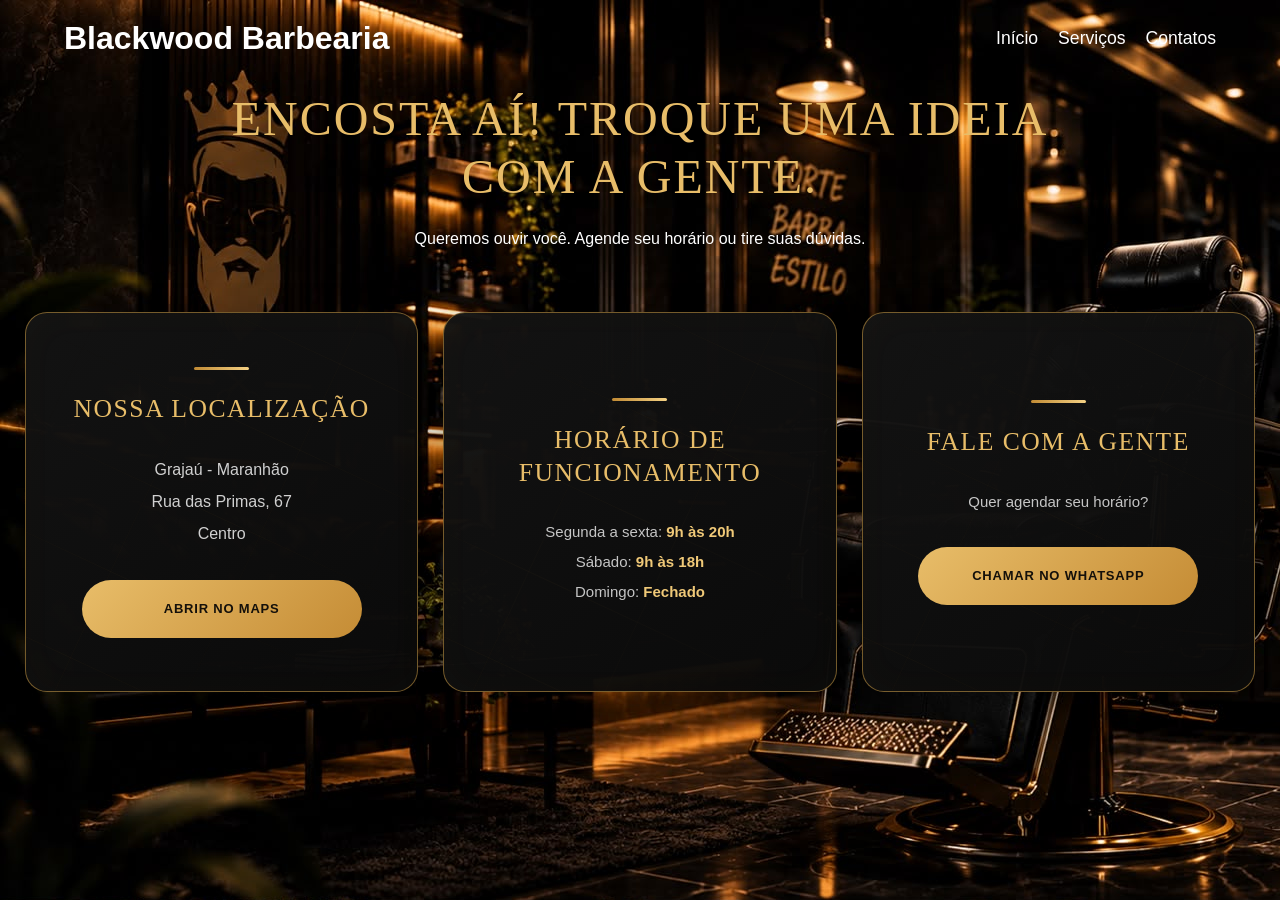
<file: contatos.html>
<!DOCTYPE html>
<html lang="pt-BR">

<head>
    <meta charset="UTF-8">
    <meta name="viewport" content="width=device-width, initial-scale=1.0">

    <title>Contato | Encosta Aí</title>

    <link rel="stylesheet" href="contatos.css">
</head>
<body>
    
    <header>
        <div class="logo">
            <h1> <span>Blackwood</span> Barbearia</h1>
        </div>
        <nav>
            <ul>
                <li><a href="inicio.html">Início</a></li>
                <li><a href="servicos.html">Serviços</a></li>
                <li><a href="contatos.html">Contatos</a></li>
            </ul>
        </nav>
    </header>


    <main>
        <section class="contato">
            <h1>ENCOSTA AÍ! TROQUE UMA IDEIA COM A GENTE.</h1>
            <p class="subtitulo">
                Queremos ouvir você. Agende seu horário ou tire suas dúvidas.
            </p>
            <div class="contato-container">
                <div class="card">
                    <h2>NOSSA LOCALIZAÇÃO</h2>
                    <p>
                        Grajaú - Maranhão<br>
                        Rua das Primas, 67<br>
                        Centro
                    </p>
                    <a 
                        href="https://maps.app.goo.gl/28xgx6stRMk6wkVq6"
                        target="_blank"
                        class="botao">
                        ABRIR NO MAPS
                    </a>
                </div>
                <div class="card">
                    <h2>HORÁRIO DE FUNCIONAMENTO</h2>
                    <p>Segunda a sexta: <strong>9h às 20h</strong></p>
                    <p>Sábado: <strong>9h às 18h</strong></p>
                    <p>Domingo: <strong>Fechado</strong></p>
                </div>
                <div class="card">
                    <h2>FALE COM A GENTE</h2>
                    <p>
                        Quer agendar seu horário?
                    </p>
                    <a href="(99 99999-9999)" class="botao whatsapp">
                        CHAMAR NO WHATSAPP
                    </a>
                </div>
            </div>
        </section>
    </main>
</body>

</html>
</file>
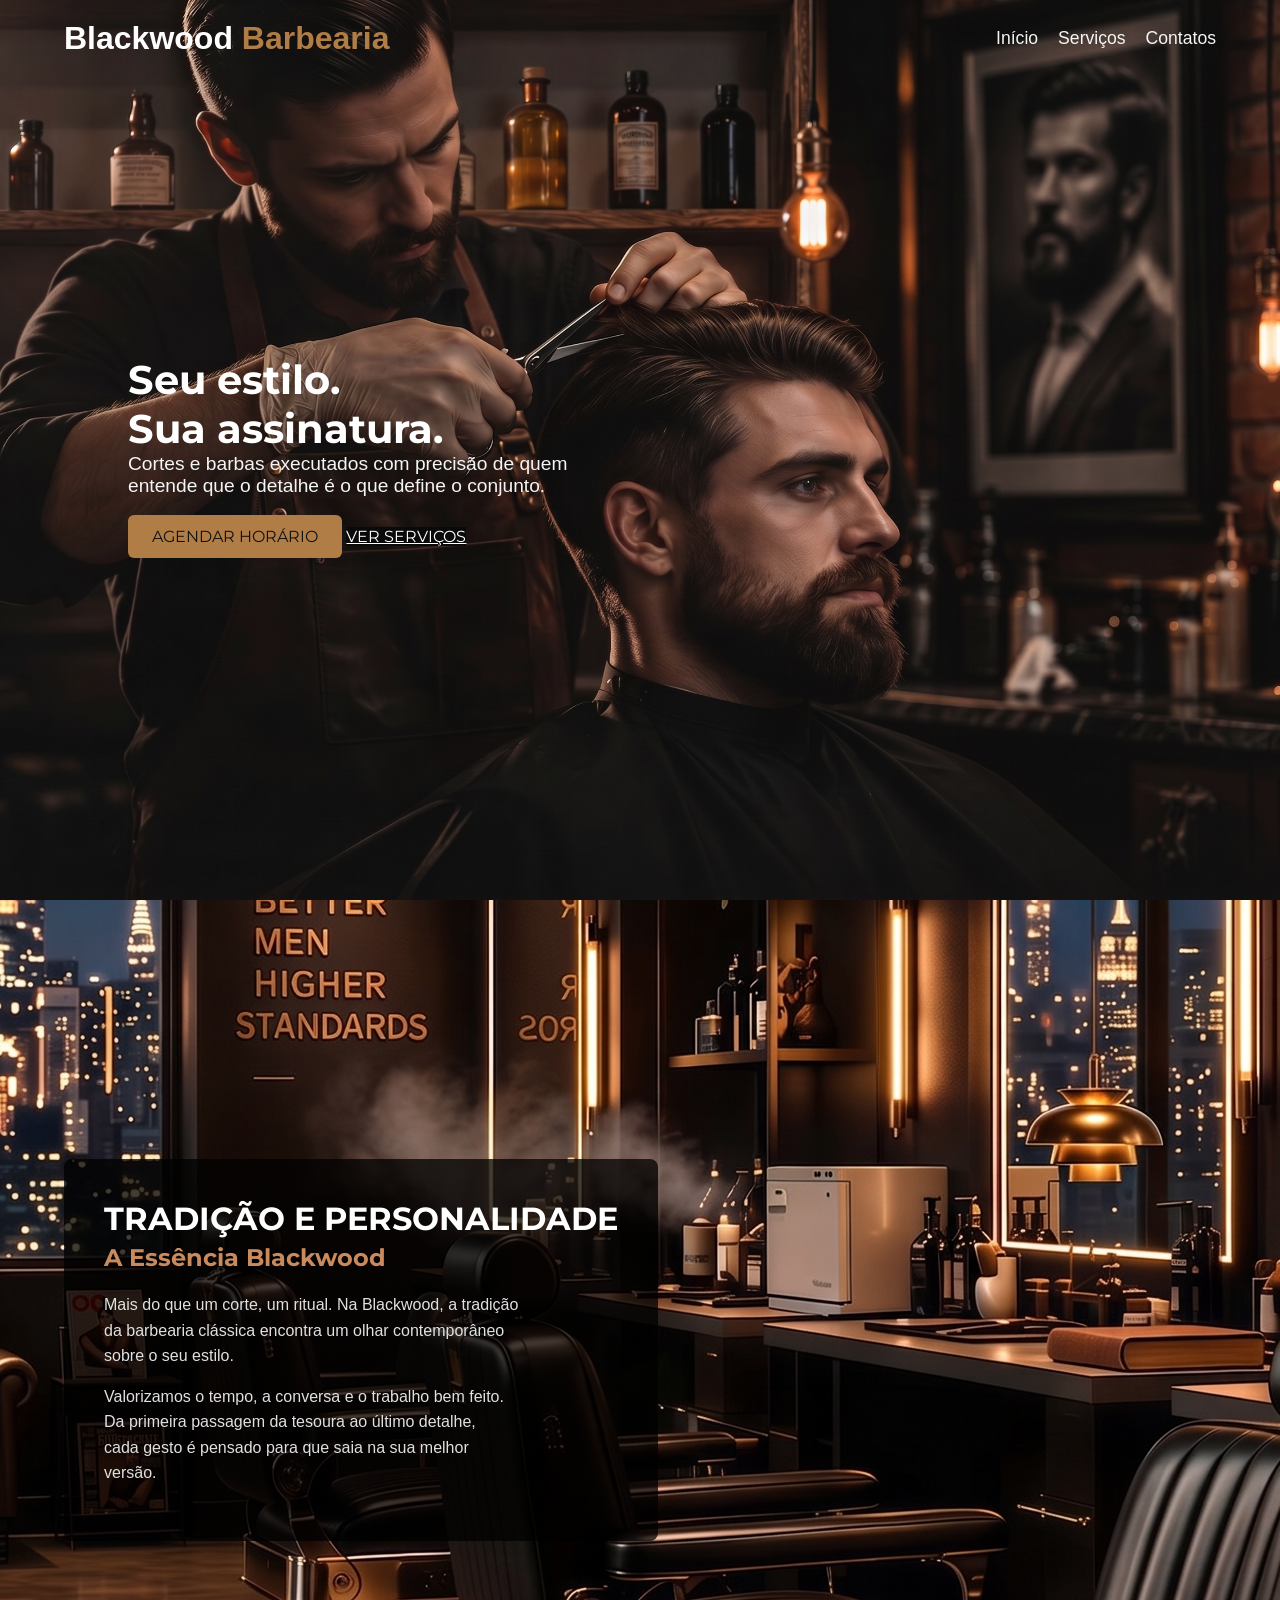
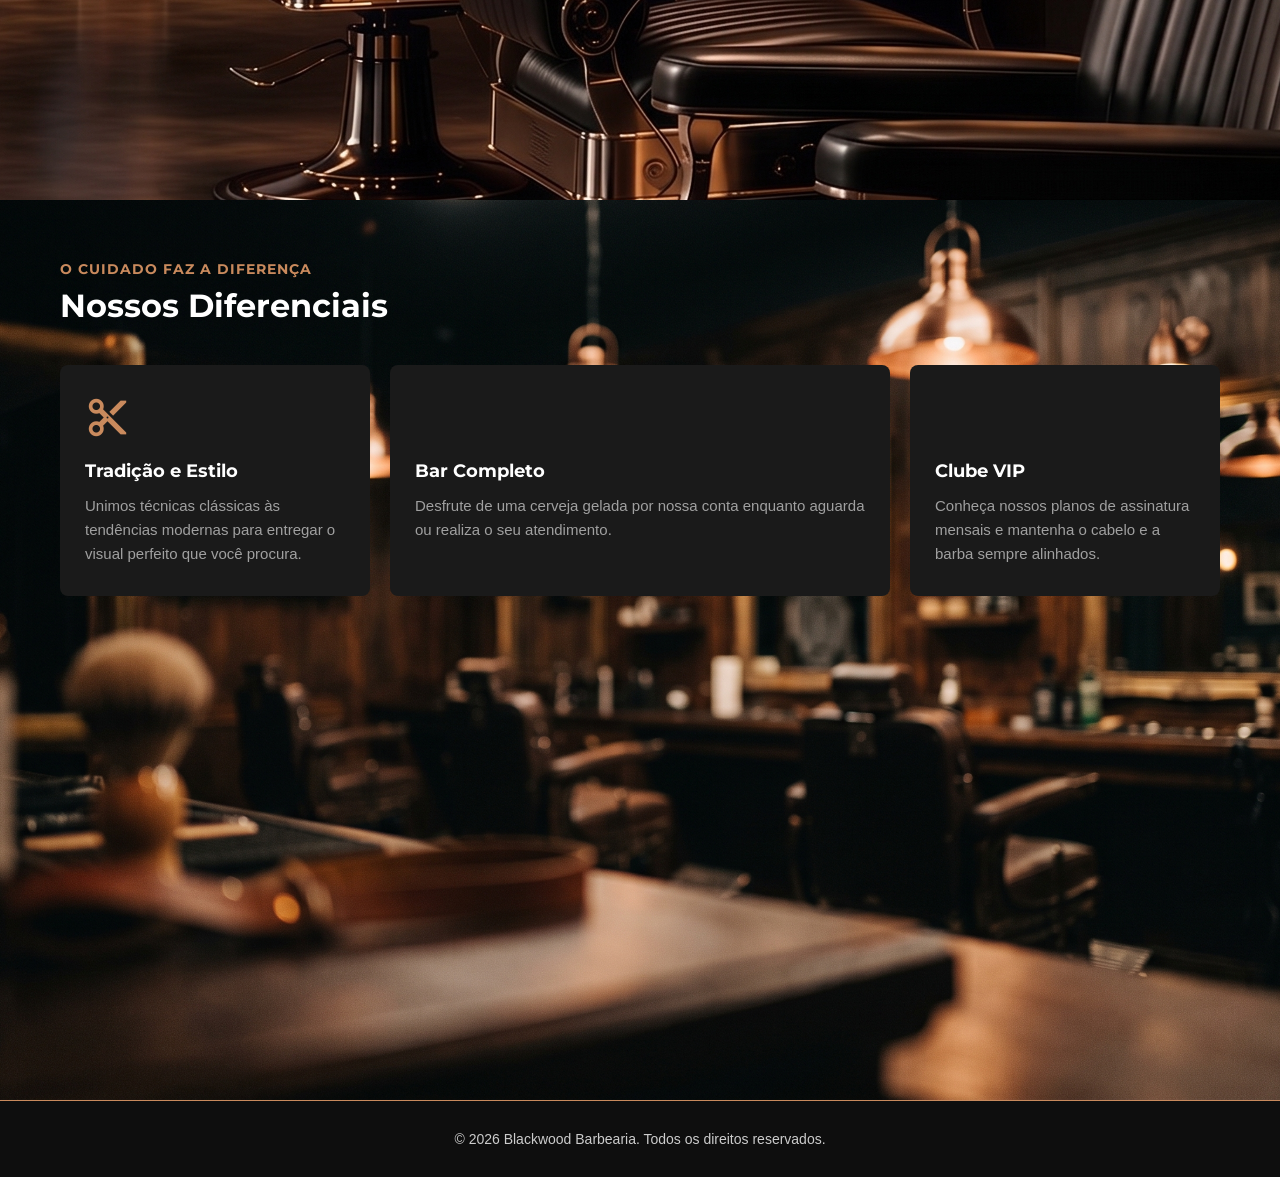
<file: inicio.html>
<!DOCTYPE html>
<html lang="pt-BR">

<head>
    <meta charset="UTF-8">
    <meta name="viewport" content="width=device-width, initial-scale=1.0">
    <title>Barbearia - Inicio</title>
    <link rel="stylesheet" href="inicio.css">
    <link href="https://fonts.googleapis.com/icon?family=Material+Icons" rel="stylesheet">
    <link rel="preconnect" href="https://fonts.googleapis.com">
    <link rel="preconnect" href="https://fonts.gstatic.com" crossorigin>
    <link
        href="https://fonts.googleapis.com/css2?family=Montserrat:wght@400;700&family=Roboto:wght@300;400&display=swap"
        rel="stylesheet">
</head>

<body>

    <header>
        <div class="logo">
            <h1> <span>Blackwood</span> Barbearia</h1>
        </div>
        <nav>
            <ul>
                <li><a href="inicio.html">Início</a></li>
                <li><a href="servicos.html">Serviços</a></li>
                <li><a href="contatos.html">Contatos</a></li>
            </ul>
        </nav>
    </header>

    <main>

        <section class="Parte1">
            <h2>Seu estilo.</h2>
            <h2>Sua assinatura.</h2>
            <p>Cortes e barbas executados com precisão de quem<br> entende que o detalhe é o que define o conjunto. </p>
            <div class="Botões">
                <a href="contatos.html" class="btn">AGENDAR HORÁRIO</a>
                <a href="servicos.html" class="btn2">VER SERVIÇOS</a>
            </div>
        </section>

        <section class="Parte2">
            <div class="textos">
                <h1>TRADIÇÃO E PERSONALIDADE</h1>
                <h2>A Essência Blackwood</h2>
                <p>Mais do que um corte, um ritual. Na Blackwood, a tradição<br>da barbearia clássica encontra um olhar
                    contemporâneo<br>sobre o seu estilo.</p>
                <p>Valorizamos o tempo, a conversa e o trabalho bem feito.<br>Da primeira passagem da tesoura ao último
                    detalhe,<br>cada gesto é pensado para que saia na sua melhor <br>versão.</p>
            </div>
        </section>

        <section class="Parte3">

            <div class="container-section">

                <div class="texto">
                    <h1>O CUIDADO FAZ A DIFERENÇA</h1>
                    <h2>Nossos Diferenciais</h2>
                </div>
                <div class="cards-container">
                    <div class="Card">
                        <span class="material-icons">content_cut</span>
                        <h3>Tradição e Estilo</h3>
                        <p>Unimos técnicas clássicas às tendências modernas para entregar o visual perfeito que você procura.</p>
                    </div>

                    <div class="Card">
                        <span class="material-icons">sports_bar</span>
                        <h3>Bar Completo</h3>
                        <p>Desfrute de uma cerveja gelada por nossa conta enquanto aguarda ou realiza o seu atendimento.</p>
                    </div>

                    <div class="Card">
                        <span class="material-icons">chair</span>
                        <h3>Clube VIP</h3>
                        <p>Conheça nossos planos de assinatura mensais e mantenha o cabelo e a barba sempre alinhados.</p>

                    </div>
                </div>
            </div>
        </section>

    </main>

    <footer>
        <p>&copy; 2026 Blackwood Barbearia. Todos os direitos reservados.</p>
    </footer>
</body>

</html>
</file>
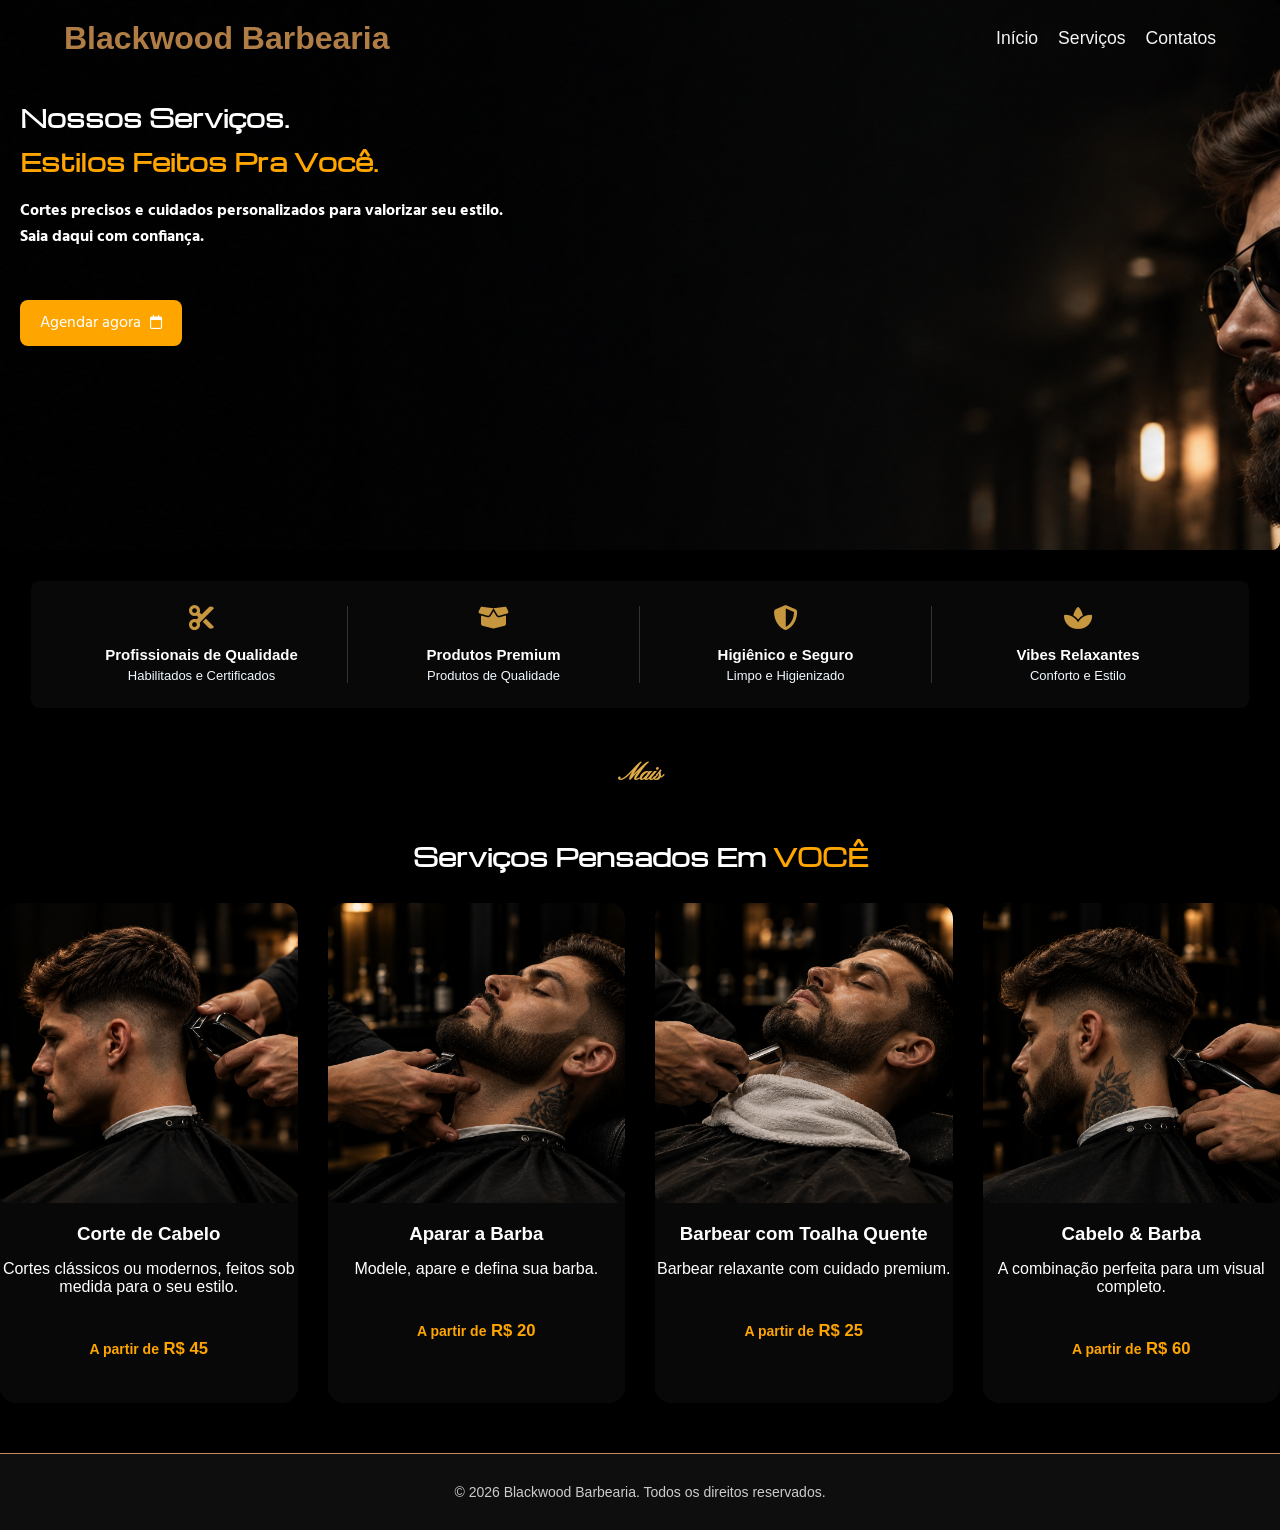
<file: servicos.html>
<!DOCTYPE html>
<html lang="pt-br">

<head>
    <meta charset="UTF-8">
    <meta name="viewport" content="width=device-width, initial-scale=1.0">

    <title>Blackwood Barbearia - Nossos Serviços</title>

    <link rel="stylesheet" href="servicos.css">

    <link rel="stylesheet" href="https://cdnjs.cloudflare.com/ajax/libs/font-awesome/6.5.2/css/all.min.css">

    <style>
        @import url('https://fonts.googleapis.com/css2?family=Michroma&display=swap');
        @import url('https://fonts.googleapis.com/css2?family=Hind:wght@300;400;500;600;700&display=swap');
        @import url('https://fonts.googleapis.com/css2?family=Pinyon+Script&display=swap');
        @import url('https://fonts.googleapis.com/css2?family=Roboto:ital,wght@0,100..900;1,100..900&display=swap');
    </style>

</head>

<body>

    <header>

        <div class="logo">
            <h1> <span>Blackwood</span> Barbearia</h1>
        </div>

        <nav>
            
            <ul>
                <li><a href="inicio.html">Início</a></li>
                <li><a href="servicos.html">Serviços</a></li>
                <li><a href="contatos.html">Contatos</a></li>
            </ul>

        </nav>

    </header>

    <main>

        <section>

            <div class="inicio">

                <div class="texto">

                    <h1>Nossos Serviços.</h1>

                    <h1 class="colorido">Estilos Feitos Pra Você.</h1>

                    <h4>Cortes precisos e cuidados personalizados para valorizar seu estilo. <br>Saia daqui com confiança.</h4>

                    <a href="contatos.html" class="agendar">Agendar agora <i class="fa-regular fa-calendar"></i></a>

                </div>

            </div>

            <div class="beneficios">

                <div class="beneficio">

                    <i class="fa-solid fa-scissors"></i>

                    <h3>Profissionais de Qualidade</h3>

                    <p>Habilitados e Certificados</p>

                </div>

                <div class="beneficio">

                    <i class="fa-solid fa-box-open"></i>

                    <h3>Produtos Premium</h3>

                    <p>Produtos de Qualidade</p>

                </div>

                <div class="beneficio">

                    <i class="fa-solid fa-shield-halved"></i>

                    <h3>Higiênico e Seguro</h3>

                    <p>Limpo e Higienizado</p>

                </div>

                <div class="beneficio">

                    <i class="fa-solid fa-spa"></i>

                    <h3>Vibes Relaxantes</h3>

                    <p>Conforto e Estilo</p>

                </div>

            </div>

            <h2 class="mais">Mais</h2>

            <h2>Serviços Pensados Em <span>VOCÊ</span></h2>



            <div class="cards">

                <div class="card">

                    <img src="imagens.jpg/corte.png" alt="barbeiro cortando cabelo de cliente">

                    <h3>Corte de Cabelo</h3>

                    <p>Cortes clássicos ou modernos, feitos sob medida para o seu estilo.</p>

                    <p class="preco">
                        <span>A partir de</span><small> R$ 45</small>
                    </p>

                </div>

                <div class="card">

                    <img src="imagens.jpg/barbas.png" alt="barbeiro aparando barba de cliente">

                    <h3>Aparar a Barba</h3>

                    <p>Modele, apare e defina sua barba.</p>

                    <p class="preco">
                        <span>A partir de</span><small> R$ 20</small>
                    </p>

                </div>

                <div class="card">

                    <img src="imagens.jpg/toalha.png" alt="cliente com toalha quente no rosto">

                    <h3>Barbear com Toalha Quente</h3>

                    <p>Barbear relaxante com cuidado premium.</p>

                    <p class="preco">
                        <span>A partir de</span><small> R$ 25</small>
                    </p>

                </div>

                <div class="card">

                    <img src="imagens.jpg/corteebarba.png" alt="Corte de cabelo mais barba">

                    <h3>Cabelo & Barba</h3>

                    <p>A combinação perfeita para um visual completo.</p>

                    <p class="preco">
                        <span>A partir de</span><small> R$ 60</small>
                    </p>

                </div>

            </div>

        </section>

    </main>

    <footer>
        <p>&copy; 2026 Blackwood Barbearia. Todos os direitos reservados.</p>
    </footer>

</body>

</html>
</file>
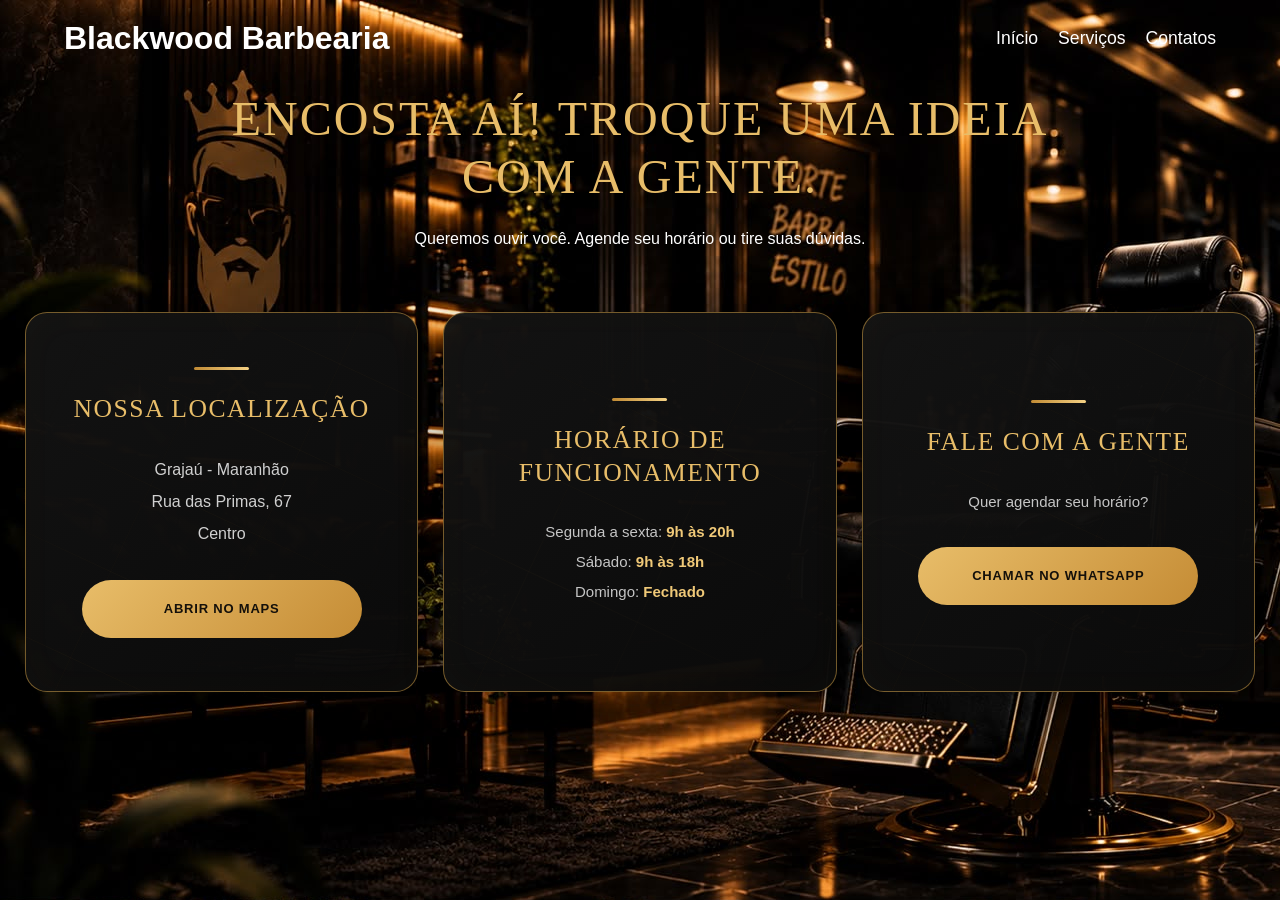
<file: html/contatos.html>
<!DOCTYPE html>
<html lang="pt-BR">

<head>
    <meta charset="UTF-8">
    <meta name="viewport" content="width=device-width, initial-scale=1.0">

    <title>Contato | Encosta Aí</title>

    <link rel="stylesheet" href="../css/contatos.css">
</head>

<body>

    <header>
        <div class="logo">
            <h1> <span>Blackwood</span> Barbearia</h1>
        </div>
        <nav>
            <ul>
                <li><a href="inicio.html">Início</a></li>
                <li><a href="servicos.html">Serviços</a></li>
                <li><a href="contatos.html">Contatos</a></li>
            </ul>
        </nav>
    </header>


    <main>
        <section class="contato">
            <h1>ENCOSTA AÍ! TROQUE UMA IDEIA COM A GENTE.</h1>
            <p class="subtitulo">
                Queremos ouvir você. Agende seu horário ou tire suas dúvidas.
            </p>
            <div class="contato-container">
                <div class="card">
                    <h2>NOSSA LOCALIZAÇÃO</h2>
                    <p>
                        Grajaú - Maranhão<br>
                        Rua das Primas, 67<br>
                        Centro
                    </p>
                    <a href="https://maps.app.goo.gl/28xgx6stRMk6wkVq6" target="_blank" class="botao">
                        ABRIR NO MAPS
                    </a>
                </div>
                <div class="card">
                    <h2>HORÁRIO DE FUNCIONAMENTO</h2>
                    <p>Segunda a sexta: <strong>9h às 20h</strong></p>
                    <p>Sábado: <strong>9h às 18h</strong></p>
                    <p>Domingo: <strong>Fechado</strong></p>
                </div>
                <div class="card">
                    <h2>FALE COM A GENTE</h2>
                    <p>
                        Quer agendar seu horário?
                    </p>
                    <a href="(99 99999-9999)" class="botao whatsapp">
                        CHAMAR NO WHATSAPP
                    </a>
                </div>
            </div>
        </section>
    </main>
</body>

</html>
</file>
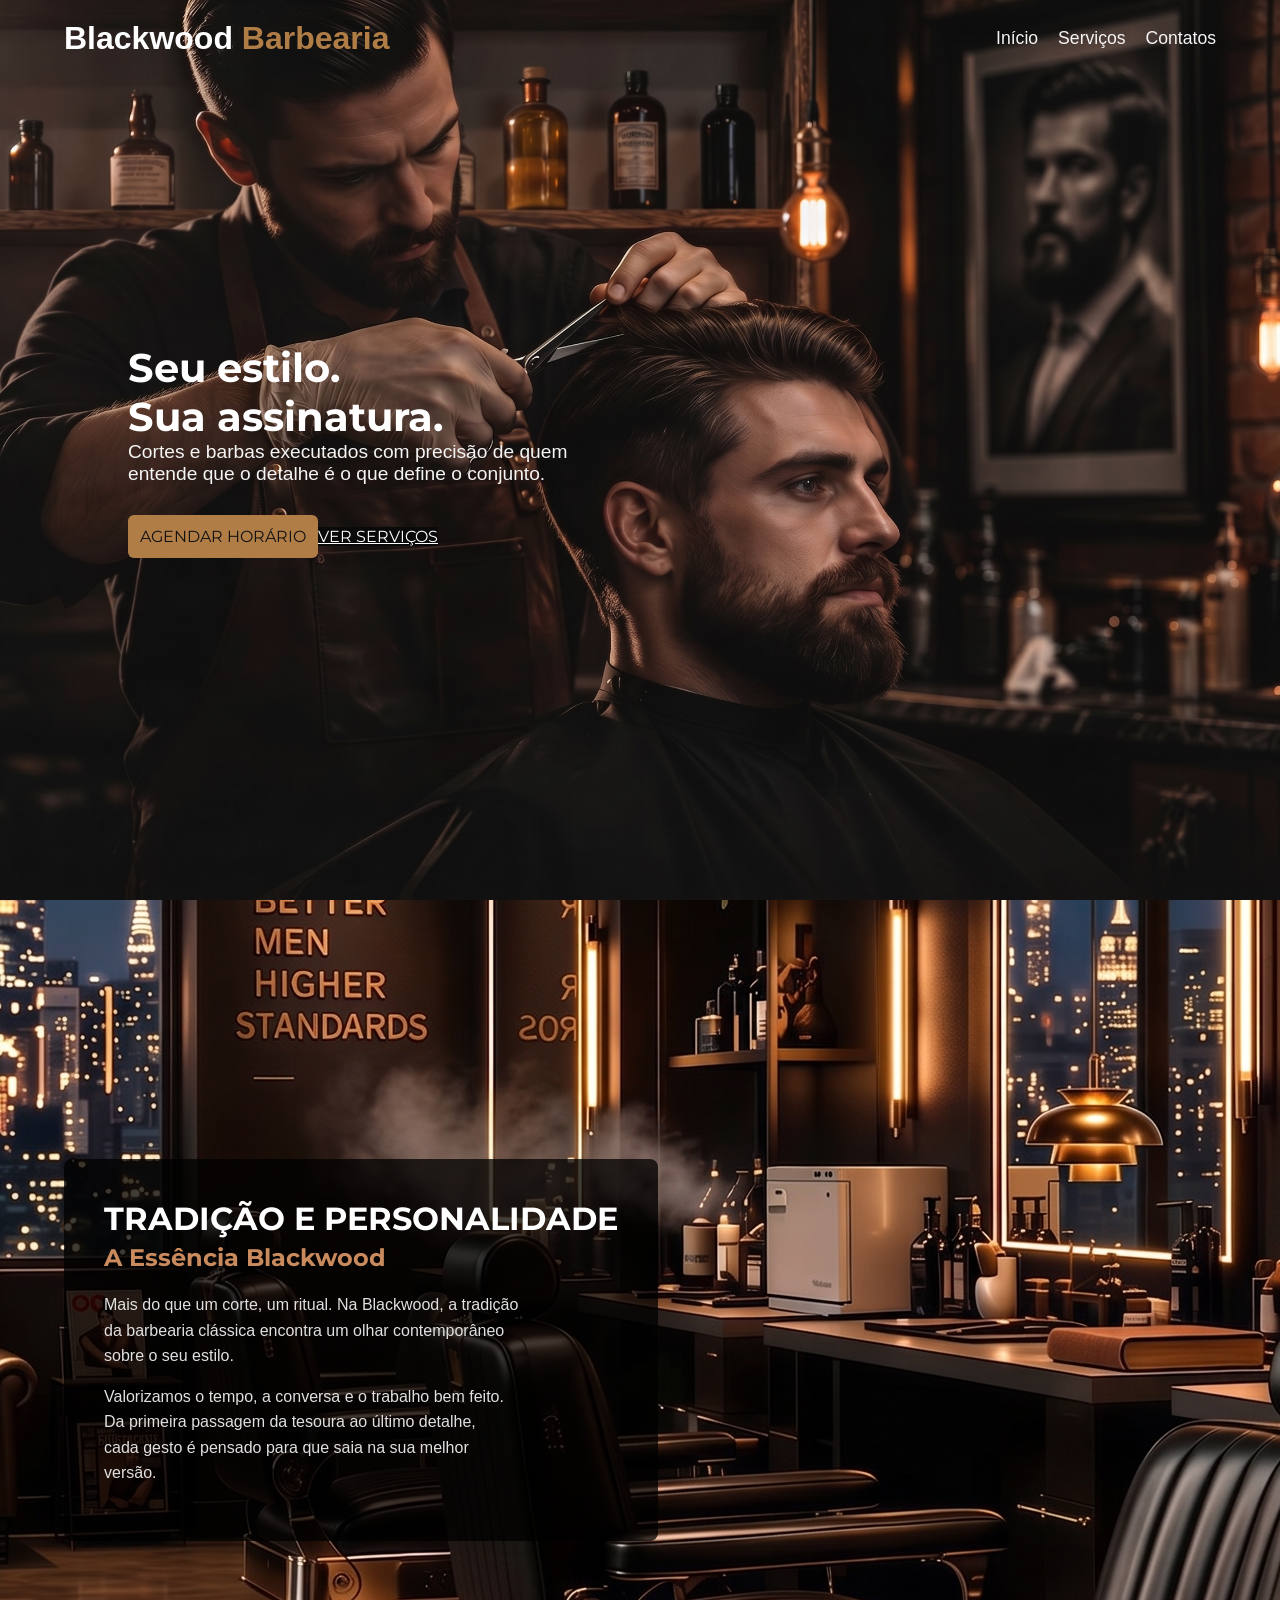
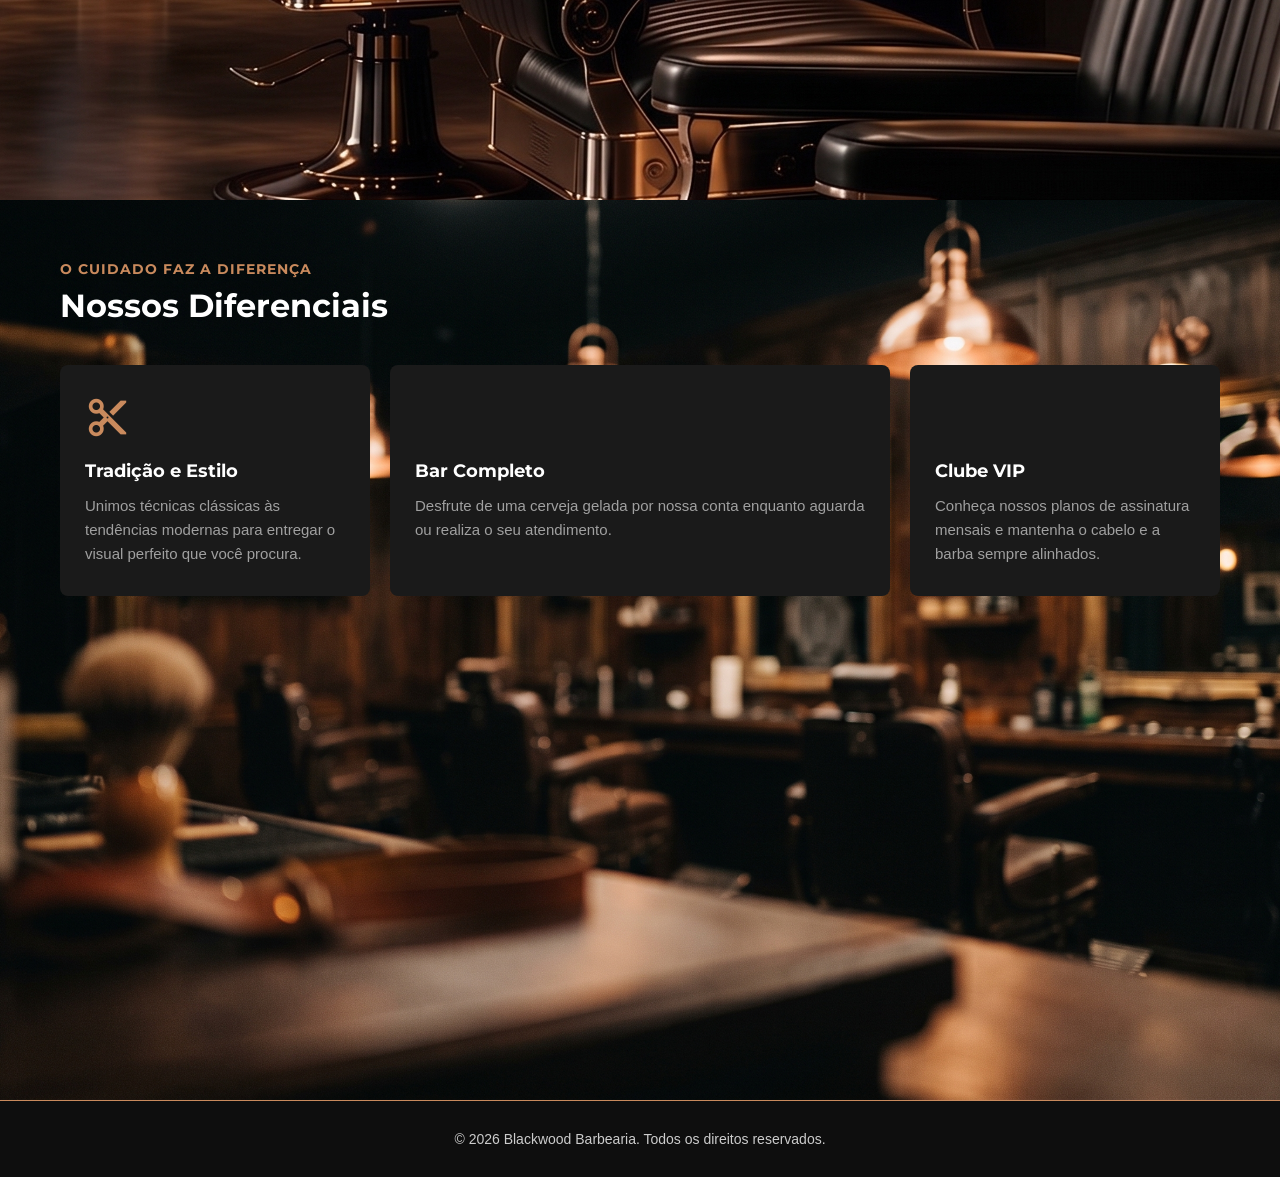
<file: html/inicio.html>
<!DOCTYPE html>
<html lang="pt-BR">

<head>
    <meta charset="UTF-8">
    <meta name="viewport" content="width=device-width, initial-scale=1.0">
    <title>Barbearia - Inicio</title>
    <link rel="stylesheet" href="../css/inicio.css">
    <link href="https://fonts.googleapis.com/icon?family=Material+Icons" rel="stylesheet">
    <link rel="preconnect" href="https://fonts.googleapis.com">
    <link rel="preconnect" href="https://fonts.gstatic.com" crossorigin>
    <link
        href="https://fonts.googleapis.com/css2?family=Montserrat:wght@400;700&family=Roboto:wght@300;400&display=swap"
        rel="stylesheet">
</head>

<body>

    <header>
        <div class="logo">
            <h1> <span>Blackwood</span> Barbearia</h1>
        </div>
        <nav>
            <ul>
                <li><a href="inicio.html">Início</a></li>
                <li><a href="servicos.html">Serviços</a></li>
                <li><a href="contatos.html">Contatos</a></li>
            </ul>
        </nav>
    </header>

    <main>

        <section class="Parte1">
            <h2>Seu estilo.</h2>
            <h2>Sua assinatura.</h2>
            <p>Cortes e barbas executados com precisão de quem<br> entende que o detalhe é o que define o conjunto. </p>
            <div class="Botões">
                <a href="contatos.html" class="btn">AGENDAR HORÁRIO</a>
                <a href="servicos.html" class="btn2">VER SERVIÇOS</a>
            </div>
        </section>

        <section class="Parte2">
            <div class="textos">
                <h1>TRADIÇÃO E PERSONALIDADE</h1>
                <h2>A Essência Blackwood</h2>
                <p>Mais do que um corte, um ritual. Na Blackwood, a tradição<br>da barbearia clássica encontra um olhar
                    contemporâneo<br>sobre o seu estilo.</p>
                <p>Valorizamos o tempo, a conversa e o trabalho bem feito.<br>Da primeira passagem da tesoura ao último
                    detalhe,<br>cada gesto é pensado para que saia na sua melhor <br>versão.</p>
            </div>
        </section>

        <section class="Parte3">

            <div class="container-section">

                <div class="texto">
                    <h1>O CUIDADO FAZ A DIFERENÇA</h1>
                    <h2>Nossos Diferenciais</h2>
                </div>
                <div class="cards-container">
                    <div class="Card">
                        <span class="material-icons">content_cut</span>
                        <h3>Tradição e Estilo</h3>
                        <p>Unimos técnicas clássicas às tendências modernas para entregar o visual perfeito que você
                            procura.</p>
                    </div>

                    <div class="Card">
                        <span class="material-icons">sports_bar</span>
                        <h3>Bar Completo</h3>
                        <p>Desfrute de uma cerveja gelada por nossa conta enquanto aguarda ou realiza o seu atendimento.
                        </p>
                    </div>

                    <div class="Card">
                        <span class="material-icons">chair</span>
                        <h3>Clube VIP</h3>
                        <p>Conheça nossos planos de assinatura mensais e mantenha o cabelo e a barba sempre alinhados.
                        </p>

                    </div>
                </div>
            </div>
        </section>

    </main>

    <footer>
        <p>&copy; 2026 Blackwood Barbearia. Todos os direitos reservados.</p>
    </footer>
</body>

</html>
</file>
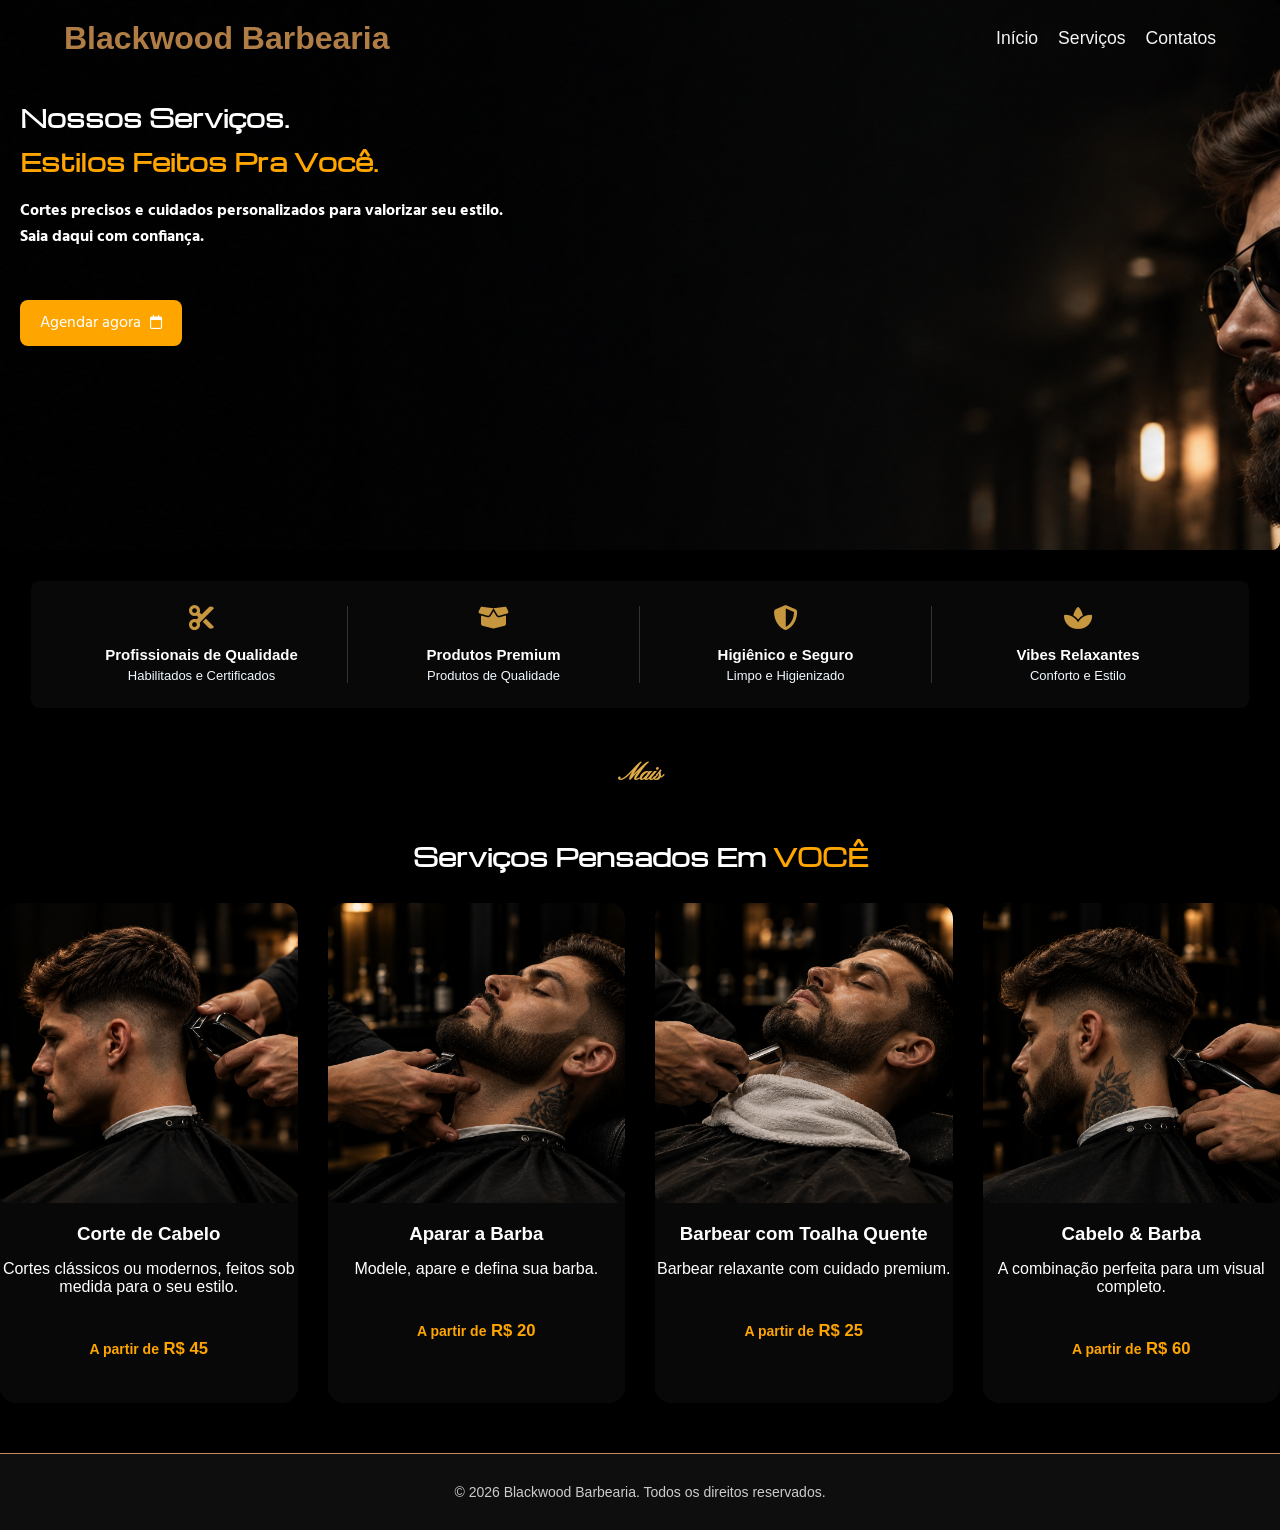
<file: html/servicos.html>
<!DOCTYPE html>
<html lang="pt-br">

<head>
    <meta charset="UTF-8">
    <meta name="viewport" content="width=device-width, initial-scale=1.0">

    <title>Blackwood Barbearia - Nossos Serviços</title>

    <link rel="stylesheet" href="../css/servicos.css">

    <link rel="stylesheet" href="https://cdnjs.cloudflare.com/ajax/libs/font-awesome/6.5.2/css/all.min.css">

    <style>
        @import url('https://fonts.googleapis.com/css2?family=Michroma&display=swap');
        @import url('https://fonts.googleapis.com/css2?family=Hind:wght@300;400;500;600;700&display=swap');
        @import url('https://fonts.googleapis.com/css2?family=Pinyon+Script&display=swap');
        @import url('https://fonts.googleapis.com/css2?family=Roboto:ital,wght@0,100..900;1,100..900&display=swap');
    </style>

</head>

<body>

    <header>

        <div class="logo">
            <h1> <span>Blackwood</span> Barbearia</h1>
        </div>

        <nav>

            <ul>
                <li><a href="inicio.html">Início</a></li>
                <li><a href="servicos.html">Serviços</a></li>
                <li><a href="contatos.html">Contatos</a></li>
            </ul>

        </nav>

    </header>

    <main>

        <section>

            <div class="inicio">

                <div class="texto">

                    <h1>Nossos Serviços.</h1>

                    <h1 class="colorido">Estilos Feitos Pra Você.</h1>

                    <h4>Cortes precisos e cuidados personalizados para valorizar seu estilo. <br>Saia daqui com
                        confiança.</h4>

                    <a href="contatos.html" class="agendar">Agendar agora <i class="fa-regular fa-calendar"></i></a>

                </div>

            </div>

            <div class="beneficios">

                <div class="beneficio">

                    <i class="fa-solid fa-scissors"></i>

                    <h3>Profissionais de Qualidade</h3>

                    <p>Habilitados e Certificados</p>

                </div>

                <div class="beneficio">

                    <i class="fa-solid fa-box-open"></i>

                    <h3>Produtos Premium</h3>

                    <p>Produtos de Qualidade</p>

                </div>

                <div class="beneficio">

                    <i class="fa-solid fa-shield-halved"></i>

                    <h3>Higiênico e Seguro</h3>

                    <p>Limpo e Higienizado</p>

                </div>

                <div class="beneficio">

                    <i class="fa-solid fa-spa"></i>

                    <h3>Vibes Relaxantes</h3>

                    <p>Conforto e Estilo</p>

                </div>

            </div>

            <h2 class="mais">Mais</h2>

            <h2>Serviços Pensados Em <span>VOCÊ</span></h2>



            <div class="cards">

                <div class="card">

                    <img src="../assets/corte.png" alt="barbeiro cortando cabelo de cliente">

                    <h3>Corte de Cabelo</h3>

                    <p>Cortes clássicos ou modernos, feitos sob medida para o seu estilo.</p>

                    <p class="preco">
                        <span>A partir de</span><small> R$ 45</small>
                    </p>

                </div>

                <div class="card">

                    <img src="../assets/barbas.png" alt="barbeiro aparando barba de cliente">

                    <h3>Aparar a Barba</h3>

                    <p>Modele, apare e defina sua barba.</p>

                    <p class="preco">
                        <span>A partir de</span><small> R$ 20</small>
                    </p>

                </div>

                <div class="card">

                    <img src="../assets/toalha.png" alt="cliente com toalha quente no rosto">

                    <h3>Barbear com Toalha Quente</h3>

                    <p>Barbear relaxante com cuidado premium.</p>

                    <p class="preco">
                        <span>A partir de</span><small> R$ 25</small>
                    </p>

                </div>

                <div class="card">

                    <img src="../assets/corteebarba.png" alt="Corte de cabelo mais barba">

                    <h3>Cabelo & Barba</h3>

                    <p>A combinação perfeita para um visual completo.</p>

                    <p class="preco">
                        <span>A partir de</span><small> R$ 60</small>
                    </p>

                </div>

            </div>

        </section>

    </main>

    <footer>
        <p>&copy; 2026 Blackwood Barbearia. Todos os direitos reservados.</p>
    </footer>

</body>

</html>
</file>
<file: contatos.css>
* {
    margin: 0;
    padding: 0;
    box-sizing: border-box;
}

body {
    font-family: Arial, Helvetica, sans-serif;
    background: radial-gradient(circle at top, #21190e 0%, #0b0b0b 45%, #050505 100%);
    color: #ffffff;
    min-height: 100vh;
    background-image: url(barbearia.jpeg);
}

header {
    position: absolute;
    top: 0;
    left: 0;
    width: 100%;
    padding: 20px 5%;
    z-index: 10;
    display: flex;
    align-items: center;
    justify-content: space-between;

}

.logo h1 {
    color: var(--cor-destaque);
}

nav ul {
    list-style: none;
    display: flex;
    gap: 1.25rem;
}

nav a {
    color: var(--cor-texto);
    text-decoration: none;
    font-size: 1.1rem;
    transition: color 0.3s;
}

nav a:hover {
    color: var(--cor-destaque-hover);
}

nav a.ativo {
    color: var(--cor-destaque);
    font-weight: bold;
    border-bottom: 2px solid var(--cor-destaque);
}

.contato {
    width: 100%;
    min-height: 100vh;
    padding: 90px 25px;
    display: flex;
    flex-direction: column;
    align-items: center;
    text-align: center;
}

.contato h1 {
    max-width: 850px;
    margin-bottom: 20px;
    font-family: Georgia, "Times New Roman", serif;
    font-size: clamp(28px, 4vw, 48px);
    font-weight: 400;
    line-height: 1.2;
    letter-spacing: 2px;
    color: #e8bd69;
}

.subtitulo {
    max-width: 600px;
    margin-bottom: 60px;
    color: white;
    font-size: 16px;
    line-height: 1.7;
}

.contato-container {
    width: 100%;
    max-width: 1250px;
    display: grid;
    grid-template-columns: repeat(3, 1fr);
    gap: 25px;
    align-items: stretch;
}

.card {
    position: relative;
    min-height: 380px;
    padding: 40px 30px;
    display: flex;
    flex-direction: column;
    align-items: center;
    justify-content: center;
    overflow: hidden;
    border: 1px solid rgba(205, 157, 70, 0.55);
    border-radius: 22px;
    background: linear-gradient(145deg, rgba(19, 19, 19, 0.98), rgba(10, 10, 10, 0.98));
    box-shadow: 0 10px 35px rgba(0, 0, 0, 0.35), inset 0 0 40px rgba(197, 151, 70, 0.025);
    transition: transform 0.3s ease, border-color 0.3s ease, box-shadow 0.3s ease;
}

.card::before {
    content: "";
    position: absolute;
    inset: 0;
    z-index: 0;
    opacity: 0.15;
    background: 
        repeating-linear-gradient(25deg, transparent 0px, transparent 48px, rgba(197, 151, 70, 0.25) 49px, transparent 50px, transparent 95px),
        repeating-linear-gradient(115deg, transparent 0px, transparent 65px, rgba(197, 151, 70, 0.18) 66px, transparent 67px, transparent 120px);
    mask-image: linear-gradient(to bottom right, transparent, black, transparent);
    pointer-events: none;
}

.card > * {
    position: relative;
    z-index: 1;
}

.card:hover {
    transform: translateY(-7px);
    border-color: rgba(235, 190, 105, 0.9);
    box-shadow: 0 15px 45px rgba(0, 0, 0, 0.5), 0 0 25px rgba(197, 151, 70, 0.07);
}

.card h2 {
    margin-bottom: 28px;
    font-family: Georgia, "Times New Roman", serif;
    font-size: clamp(22px, 2vw, 29px);
    font-weight: 400;
    line-height: 1.3;
    letter-spacing: 1.5px;
    color: #e8bd69;
}

.card h2::before {
    content: "";
    display: block;
    width: 55px;
    height: 3px;
    margin: 0 auto 22px;
    background: linear-gradient(90deg, #c18b35, #f4d184);
    border-radius: 10px;
}

.card p {
    color: #c5c5c5;
    font-size: 15px;
    line-height: 2;
    text-align: center;
}

.card:first-child p {
    font-size: 16px;
    line-height: 2;
    color: #d0d0d0;
}

.card strong {
    color: #f0c978;
    font-weight: 600;
}

.botao {
    display: inline-flex;
    align-items: center;
    justify-content: center;
    width: 100%;
    max-width: 280px;
    min-height: 58px;
    margin-top: 30px;
    padding: 15px 22px;
    border-radius: 50px;
    background: linear-gradient(135deg, #e8bd69, #c58c35);
    color: #14100a;
    font-size: 13px;
    font-weight: 700;
    letter-spacing: 0.8px;
    text-decoration: none;
    transition: transform 0.3s ease, box-shadow 0.3s ease, background 0.3s ease;
}

.botao:hover {
    transform: translateY(-3px);
    background: linear-gradient(135deg, #f5d38d, #d6a34c);
    box-shadow: 0 8px 25px rgba(205, 157, 70, 0.25);
}

.botao.whatsapp {
    background: linear-gradient(135deg, #e8bd69, #c58c35);
    color: #14100a;
}

/* Responsivo */
@media (max-width: 1000px) {
    .contato-container {
        grid-template-columns: repeat(2, 1fr);
    }

    .card:first-child {
        grid-column: span 2;
    }

    .card {
        min-height: 350px;
    }
}

@media (max-width: 650px) {
    .contato {
        padding: 60px 18px;
    }

    .contato h1 {
        font-size: 28px;
        letter-spacing: 1px;
    }

    .subtitulo {
        margin-bottom: 40px;
        font-size: 14px;
    }

    .contato-container {
        grid-template-columns: 1fr;
        gap: 20px;
    }

    .card:first-child {
        grid-column: auto;
    }

    .card {
        min-height: 340px;
        padding: 35px 25px;
        border-radius: 20px;
    }

    .card h2 {
        font-size: 25px;
        letter-spacing: 1px;
    }

    .card p {
        font-size: 14px;
        line-height: 1.9;
    }

    .botao {
        max-width: 100%;
        min-height: 56px;
        font-size: 12px;
    }
}

@media (max-width: 380px) {
    .contato {
        padding: 45px 14px;
    }

    .card {
        padding: 30px 20px;
    }

    .card h2 {
        font-size: 22px;
    }

    .card p {
        font-size: 13px;
    }
}
</file>
<file: inicio.css>
:root {
    --bg-fundo: #121212;
    --bg-secao: #1a1a1a;
    --bg-header: #0a0a0a;
    --bg-card: #1e1e1e;
    --cor-texto: #f5f5f5;
    --cor-destaque: #b07d46;
    --cor-destaque-hover: #c99358;
    --cor-borda: #333333;
}

* {
    margin: 0;
    padding: 0;
    width: auto;
    height: auto;
    box-sizing: border-box;
    font-family: Arial, sans-serif;
}

body {
    background-color: var(--bg-fundo);
    color: var(--cor-texto);
    display: flex;
    flex-direction: column;
    min-height: 100vh;
    font-family: 'Roboto', sans-serif;
}

span {
    color: white;
}

main {
    flex: 1;
    display: flex;
    flex-direction: column;
}

header {
    position: absolute;
    top: 0;
    left: 0;
    width: 100%;
    padding: 20px 5%;
    z-index: 10;
    display: flex;
    align-items: center;
    justify-content: space-between;

}

.logo h1 {
    color: var(--cor-destaque);
}

nav ul {
    list-style: none;
    display: flex;
    gap: 1.25rem;
}

nav a {
    color: var(--cor-texto);
    text-decoration: none;
    font-size: 1.1rem;
    transition: color 0.3s;
}

nav a:hover {
    color: var(--cor-destaque-hover);
}

nav a.ativo {
    color: var(--cor-destaque);
    font-weight: bold;
    border-bottom: 2px solid var(--cor-destaque);
}

.btn {
    background-color: var(--cor-destaque);
    color: #121212;
    padding: 0.75rem 1.5rem;
    text-decoration: none;
    border-radius: 0.375rem;
    font-family: 'Montserrat', sans-serif;
}

.btn2 {
    background-color: #0a0a0a;
    color: white;
    align-items: center;
    font-family: 'Montserrat', sans-serif;
}

.btn:hover {
    background-color: var(--cor-destaque-hover);
}

.Parte1 {
    height: 100vh;
    text-align: justify;
    flex: auto;
    padding: 0 10%;
    background-color: var(--bg-secao);
    background: url(Img_inicio/Barbearia.jpg);
    background-size: cover;
    background-position: center;
    display: flex;
    justify-content: center;
    flex-direction: column;
}

.Parte1 h2 {
    font-size: 2.5rem;
    color: white;
    font-family: 'Montserrat', sans-serif;

}

.Parte1 p {
    font-size: 1.2rem;
    margin-bottom: 1.875rem;
}

.Parte2 {
    padding: 0 10%;
    height: 100vh;
    background-size: cover;
    background: url(Img_inicio/Ambiente.jpg);
    background-repeat: no-repeat;
    background-position: center;
    display: flex;
    align-items: center;
    padding-left: 5%;

}

.textos {
    background-color: rgb(0, 0, 0, 0.75);
    padding: 40px;
    border-radius: 8px;
    max-width: 600px;
}

.textos h1 {
    color: #ffffff;
    font-size: 32px;
    margin-bottom: 5px;
    font-family: 'Montserrat', sans-serif;
}

.textos h2 {
    color: #c98a5d;
    font-size: 24px;
    margin-bottom: 20px;
    font-family: 'Montserrat', sans-serif;
}

.textos p {
    color: #e0e0e0;
    font-size: 16px;
    line-height: 1.6;
    margin-bottom: 15px;
}


.Parte3 {
    background: url(Img_inicio/Fundo.jpg);
    background-size: cover;
    background-position: center;
    background-repeat: no-repeat;
    height: 100vh;
    padding: 60px 20px;
    font-family: arial, sans-serif;
}

.container-section {
    max-width: 1200px;
    margin: 0 auto;
    padding: 0 20px;
}

.texto h1 {
    color: #c98a5d;
    font-size: 14px;
    letter-spacing: 1px;
    margin-bottom: 8px;
    font-family: 'Montserrat', sans-serif;
}

.texto h2 {
    color: #ffffff;
    font-size: 32px;
    margin-bottom: 40px;
    font-family: 'Montserrat', sans-serif;

}

.cards-container {
    max-width: 1200px;
    margin: 0 auto;
    ;
    display: flex;
    gap: 20px;
    justify-content: space-between;
}

.texto {
    flex-direction: column;
    width: 35%;
}

.Card {
    background-color: #1a1a1a;
    padding: 30px 25px;
    border-radius: 8px;
    flex: 1;
}

.Card span {
    font-size: 45px;
    color: #c98a5d;
    display: block;
    margin-bottom: 20px;
}

.Card p {
    color: #a0a0a0;
    line-height: 1.6;
    font-size: 15px;
}

.Card h3 {
    color: #ffffff;
    font-size: 18px;
    margin-bottom: 12px;
    font-family: 'Montserrat', sans-serif;
}

footer {
    background-color: #0e0e0e;
    color: #cccccc;
    text-align: center;
    padding: 30px 20px;
    border-top: 1px solid #c98a5d;
    font-size: 14px;
}
</file>
<file: servicos.css>
:root {
    --cor-texto: #f5f5f5;
    --cor-destaque: #b07d46;
    --cor-destaque-hover: #c99358;
}

* {
    margin: 0;
    padding: 0;
    width: auto;
    height: auto;
    box-sizing: border-box;
    font-family: Arial, sans-serif;
}

body {
    background-color: black;
    font-family: "Roboto", sans-serif;
}

header {
    position: absolute;
    top: 0;
    left: 0;
    width: 100%;
    padding: 20px 5%;
    z-index: 10;
    display: flex;
    align-items: center;
    justify-content: space-between;
}

.logo h1 {
    color: var(--cor-destaque);
}

nav ul {
    list-style: none;
    display: flex;
    gap: 1.25rem;
}

nav a {
    color: var(--cor-texto);
    text-decoration: none;
    font-size: 1.1rem;
    transition: color 0.3s;
}

nav a:hover {
    color: var(--cor-destaque-hover);
}

nav a.ativo {
    color: var(--cor-destaque);
    font-weight: bold;
    border-bottom: 2px solid var(--cor-destaque);
}

.inicio {
    height: 550px;
    background-image: url("imagens.jpg/banner.png");
    border-radius: 8px;
}

.texto {
    padding-top: 100px;
    padding-left: 20px;
}

.texto h1 {
    margin-bottom: 10px;
}

.texto h4 {
    margin-top: 20px;
    margin-bottom: 30px;
}

.inicio h1 {
    font-family: "Michroma", sans-serif;
    color: white;
}

h4 {
    font-family: "Hind", sans-serif;
    color: white;
}

.agendar {
    border-radius: 8px;
    color: white;
    background-color: orange;
    padding: 10px 20px;
    font-family: "Hind", sans-serif;
    margin-top: 20px;
    text-decoration: none;
    transition: 0.3s;
    display: inline-block;
}

.agendar:hover {
    box-shadow: 0 5px 15px rgba(201, 138, 93, 0.4);
    background-color: #c98a5d;
    transform: translateY(-4px);
}

.agendar i {
    font-size: 14px;
    margin-left: 5px;
}

.beneficios {
    display: flex;
    justify-content: space-around;
    align-items: center;
    background-color: rgb(8, 8, 8);
    border: 1px solid rgb(1, 1, 1);
    border-radius: 10px;
    padding: 25px;
    margin: 30px;
    color: aliceblue
}

.beneficio {
    width: 25%;
    text-align: center;
    border-right: 1px solid #333;
}

.beneficio:last-child {
    border-right: none;
}

.beneficio i {
    color: rgb(198, 151, 63);
    font-size: 25px;
    margin-bottom: 10px;
}

.beneficio h3 {
    font-size: 15px;
    margin: 5px;
    color: white;
}

.beneficio p {
    font-size: 13px;
    margin: 0;
}

.mais {
    color: rgb(224, 171, 72);
    font-family: "Pinyon Script", cursive;
    margin-top: 50px;
}

h2 {
    font-family: "Michroma", sans-serif;
    color: white;
    text-align: center;
    margin-top: 50px;
}

h2 span {
    font-family: "Michroma", sans-serif;
    color: orange;
}

.inicio h1.colorido {
    font-family: "Michroma", sans-serif;
    color: orange;
}

.cards {
    color: white;
    grid-template-columns: repeat(4, 1fr);
    font-family: Hind, sans-serif;
    display: flex;
    justify-content: center;
    gap: 30px;
    margin-top: 30px;
}

.card {
    overflow: hidden;
    background-color: rgb(8, 8, 8);
    border-radius: 16px;
    text-align: center;
    width: 300px;
    height: 500px;
}

.card img {
    width: 100%;
    height: 300px;
    object-fit: cover;
    display: block;
    border-radius: 8px;
}

.card h3 {
    margin-top: 20px;
    margin-bottom: 15px;
}

.card p {
    margin-bottom: 15px;
}

.card .preco {
    margin-top: 40px;
}

.preco span {
    font-size: 14px;
}

.preco {
    color: orange;
    font-size: 20px;
    font-weight: bold;
}

footer {
    background-color: #0e0e0e;
    color: #cccccc;
    text-align: center;
    padding: 30px 20px;
    border-top: 1px solid #c98a5d;
    font-size: 14px;
    margin-top: 50px;
}
</file>
<file: css/contatos.css>
* {
    margin: 0;
    padding: 0;
    box-sizing: border-box;
}

body {
    font-family: Arial, Helvetica, sans-serif;
    background: radial-gradient(circle at top, #21190e 0%, #0b0b0b 45%, #050505 100%);
    color: #ffffff;
    min-height: 100vh;
    background-image: url(../assets/barbearia.jpeg);
}

header {
    position: absolute;
    top: 0;
    left: 0;
    width: 100%;
    padding: 20px 5%;
    z-index: 10;
    display: flex;
    align-items: center;
    justify-content: space-between;

}

.logo h1 {
    color: var(--cor-destaque);
}

nav ul {
    list-style: none;
    display: flex;
    gap: 1.25rem;
}

nav a {
    color: var(--cor-texto);
    text-decoration: none;
    font-size: 1.1rem;
    transition: color 0.3s;
}

nav a:hover {
    color: var(--cor-destaque-hover);
}

nav a.ativo {
    color: var(--cor-destaque);
    font-weight: bold;
    border-bottom: 2px solid var(--cor-destaque);
}

.contato {
    width: 100%;
    min-height: 100vh;
    padding: 90px 25px;
    display: flex;
    flex-direction: column;
    align-items: center;
    text-align: center;
}

.contato h1 {
    max-width: 850px;
    margin-bottom: 20px;
    font-family: Georgia, "Times New Roman", serif;
    font-size: clamp(28px, 4vw, 48px);
    font-weight: 400;
    line-height: 1.2;
    letter-spacing: 2px;
    color: #e8bd69;
}

.subtitulo {
    max-width: 600px;
    margin-bottom: 60px;
    color: white;
    font-size: 16px;
    line-height: 1.7;
}

.contato-container {
    width: 100%;
    max-width: 1250px;
    display: grid;
    grid-template-columns: repeat(3, 1fr);
    gap: 25px;
    align-items: stretch;
}

.card {
    position: relative;
    min-height: 380px;
    padding: 40px 30px;
    display: flex;
    flex-direction: column;
    align-items: center;
    justify-content: center;
    overflow: hidden;
    border: 1px solid rgba(205, 157, 70, 0.55);
    border-radius: 22px;
    background: linear-gradient(145deg, rgba(19, 19, 19, 0.98), rgba(10, 10, 10, 0.98));
    box-shadow: 0 10px 35px rgba(0, 0, 0, 0.35), inset 0 0 40px rgba(197, 151, 70, 0.025);
    transition: transform 0.3s ease, border-color 0.3s ease, box-shadow 0.3s ease;
}

.card::before {
    content: "";
    position: absolute;
    inset: 0;
    z-index: 0;
    opacity: 0.15;
    background:
        repeating-linear-gradient(25deg, transparent 0px, transparent 48px, rgba(197, 151, 70, 0.25) 49px, transparent 50px, transparent 95px),
        repeating-linear-gradient(115deg, transparent 0px, transparent 65px, rgba(197, 151, 70, 0.18) 66px, transparent 67px, transparent 120px);
    mask-image: linear-gradient(to bottom right, transparent, black, transparent);
    pointer-events: none;
}

.card>* {
    position: relative;
    z-index: 1;
}

.card:hover {
    transform: translateY(-7px);
    border-color: rgba(235, 190, 105, 0.9);
    box-shadow: 0 15px 45px rgba(0, 0, 0, 0.5), 0 0 25px rgba(197, 151, 70, 0.07);
}

.card h2 {
    margin-bottom: 28px;
    font-family: Georgia, "Times New Roman", serif;
    font-size: clamp(22px, 2vw, 29px);
    font-weight: 400;
    line-height: 1.3;
    letter-spacing: 1.5px;
    color: #e8bd69;
}

.card h2::before {
    content: "";
    display: block;
    width: 55px;
    height: 3px;
    margin: 0 auto 22px;
    background: linear-gradient(90deg, #c18b35, #f4d184);
    border-radius: 10px;
}

.card p {
    color: #c5c5c5;
    font-size: 15px;
    line-height: 2;
    text-align: center;
}

.card:first-child p {
    font-size: 16px;
    line-height: 2;
    color: #d0d0d0;
}

.card strong {
    color: #f0c978;
    font-weight: 600;
}

.botao {
    display: inline-flex;
    align-items: center;
    justify-content: center;
    width: 100%;
    max-width: 280px;
    min-height: 58px;
    margin-top: 30px;
    padding: 15px 22px;
    border-radius: 50px;
    background: linear-gradient(135deg, #e8bd69, #c58c35);
    color: #14100a;
    font-size: 13px;
    font-weight: 700;
    letter-spacing: 0.8px;
    text-decoration: none;
    transition: transform 0.3s ease, box-shadow 0.3s ease, background 0.3s ease;
}

.botao:hover {
    transform: translateY(-3px);
    background: linear-gradient(135deg, #f5d38d, #d6a34c);
    box-shadow: 0 8px 25px rgba(205, 157, 70, 0.25);
}

.botao.whatsapp {
    background: linear-gradient(135deg, #e8bd69, #c58c35);
    color: #14100a;
}

/* Responsivo */
@media (max-width: 1000px) {
    .contato-container {
        grid-template-columns: repeat(2, 1fr);
    }

    .card:first-child {
        grid-column: span 2;
    }

    .card {
        min-height: 350px;
    }
}

@media (max-width: 650px) {
    .contato {
        padding: 60px 18px;
    }

    .contato h1 {
        font-size: 28px;
        letter-spacing: 1px;
    }

    .subtitulo {
        margin-bottom: 40px;
        font-size: 14px;
    }

    .contato-container {
        grid-template-columns: 1fr;
        gap: 20px;
    }

    .card:first-child {
        grid-column: auto;
    }

    .card {
        min-height: 340px;
        padding: 35px 25px;
        border-radius: 20px;
    }

    .card h2 {
        font-size: 25px;
        letter-spacing: 1px;
    }

    .card p {
        font-size: 14px;
        line-height: 1.9;
    }

    .botao {
        max-width: 100%;
        min-height: 56px;
        font-size: 12px;
    }
}

@media (max-width: 380px) {
    .contato {
        padding: 45px 14px;
    }

    .card {
        padding: 30px 20px;
    }

    .card h2 {
        font-size: 22px;
    }

    .card p {
        font-size: 13px;
    }
}
</file>
<file: css/inicio.css>
:root {
    --bg-fundo: #121212;
    --bg-secao: #1a1a1a;
    --bg-header: #0a0a0a;
    --cor-texto: #f5f5f5;
    --cor-destaque: #b07d46;
    --cor-destaque-hover: #c99358;
    --cor-borda: #333333;
}

* {
    margin: 0;
    padding: 0;
    width: auto;
    height: auto;
    box-sizing: border-box;
    font-family: Arial, sans-serif;
}

body {
    background-color: var(--bg-fundo);
    color: var(--cor-texto);
    display: flex;
    flex-direction: column;
    font-family: 'Roboto', sans-serif;
}

span {
    color: white;
}

main {
    display: flex;
    flex-direction: column;
}

header {
    position: absolute;
    width: 100%;
    padding: 20px 5%;
    z-index: 10;
    display: flex;
    align-items: center;
    justify-content: space-between;

}

.logo h1 {
    color: var(--cor-destaque);
}

nav ul {
    list-style: none;
    display: flex;
    gap: 1.25rem;
}

nav a {
    color: var(--cor-texto);
    text-decoration: none;
    font-size: 1.1rem;
    transition: color 0.3s;
}

nav a:hover {
    color: var(--cor-destaque-hover);
}

nav a.ativo {
    color: var(--cor-destaque);
    font-weight: bold;
    border-bottom: 2px solid var(--cor-destaque);
}

.btn {
    background-color: var(--cor-destaque);
    color: #121212;
    padding: 0.75rem;
    text-decoration: none;
    border-radius: 0.375rem;
    font-family: 'Montserrat', sans-serif;
}

.btn2 {
    background-color: #0a0a0a;
    color: white;
    align-items: center;
    font-family: 'Montserrat', sans-serif;
}

.btn:hover {
    background-color: var(--cor-destaque-hover);
}

.Parte1 {
    height: 100vh;
    text-align: justify;
    flex: auto;
    padding: 0 10%;
    background-color: var(--bg-secao);
    background: url(../assets/Barbearia.jpg);
    background-size: cover;
    background-position: center;
    display: flex;
    justify-content: center;
    flex-direction: column;
}

.Botões {
    display: flex;
    align-items: center;
}


.Parte1 h2 {
    font-size: 2.5rem;
    color: white;
    font-family: 'Montserrat', sans-serif;

}

.Parte1 p {
    font-size: 1.2rem;
    margin-bottom: 1.875rem;
}

.Parte2 {
    padding: 0 10%;
    height: 100vh;
    background-size: cover;
    background: url(../assets/Ambiente.jpg);
    background-repeat: no-repeat;
    background-position: center;
    display: flex;
    align-items: center;
    padding-left: 5%;

}

.textos {
    background-color: rgb(0, 0, 0, 0.75);
    padding: 40px;
    border-radius: 8px;
    max-width: 600px;
}

.textos h1 {
    color: #ffffff;
    font-size: 32px;
    margin-bottom: 5px;
    font-family: 'Montserrat', sans-serif;
}

.textos h2 {
    color: #c98a5d;
    font-size: 24px;
    margin-bottom: 20px;
    font-family: 'Montserrat', sans-serif;
}

.textos p {
    color: #e0e0e0;
    font-size: 16px;
    line-height: 1.6;
    margin-bottom: 15px;
}


.Parte3 {
    background: url(../assets/Fundo.jpg);
    background-size: cover;
    background-position: center;
    background-repeat: no-repeat;
    height: 100vh;
    padding: 60px 20px;
    font-family: arial, sans-serif;
}

.container-section {
    max-width: 1200px;
    margin: 0 auto;
    padding: 0 20px;
}

.texto h1 {
    color: #c98a5d;
    font-size: 14px;
    letter-spacing: 1px;
    margin-bottom: 8px;
    font-family: 'Montserrat', sans-serif;
}

.texto h2 {
    color: #ffffff;
    font-size: 32px;
    margin-bottom: 40px;
    font-family: 'Montserrat', sans-serif;

}

.cards-container {
    max-width: 1200px;
    margin: 0 auto;
    ;
    display: flex;
    gap: 20px;
    justify-content: space-between;
}

.texto {
    flex-direction: column;
    width: 35%;
}

.Card {
    background-color: #1a1a1a;
    padding: 30px 25px;
    border-radius: 8px;
    flex: 1;
}

.Card span {
    font-size: 45px;
    color: #c98a5d;
    display: block;
    margin-bottom: 20px;
}

.Card p {
    color: #a0a0a0;
    line-height: 1.6;
    font-size: 15px;
}

.Card h3 {
    color: #ffffff;
    font-size: 18px;
    margin-bottom: 12px;
    font-family: 'Montserrat', sans-serif;
}

footer {
    background-color: #0e0e0e;
    color: #cccccc;
    text-align: center;
    padding: 30px 20px;
    border-top: 1px solid #c98a5d;
    font-size: 14px;
}
</file>
<file: css/servicos.css>
:root {
    --cor-texto: #f5f5f5;
    --cor-destaque: #b07d46;
    --cor-destaque-hover: #c99358;
}

* {
    margin: 0;
    padding: 0;
    width: auto;
    height: auto;
    box-sizing: border-box;
    font-family: Arial, sans-serif;
}

body {
    background-color: black;
    font-family: "Roboto", sans-serif;
}

header {
    position: absolute;
    top: 0;
    left: 0;
    width: 100%;
    padding: 20px 5%;
    z-index: 10;
    display: flex;
    align-items: center;
    justify-content: space-between;
}

.logo h1 {
    color: var(--cor-destaque);
}

nav ul {
    list-style: none;
    display: flex;
    gap: 1.25rem;
}

nav a {
    color: var(--cor-texto);
    text-decoration: none;
    font-size: 1.1rem;
    transition: color 0.3s;
}

nav a:hover {
    color: var(--cor-destaque-hover);
}

nav a.ativo {
    color: var(--cor-destaque);
    font-weight: bold;
    border-bottom: 2px solid var(--cor-destaque);
}

.inicio {
    height: 550px;
    background-image: url(../assets/banner.png);
    border-radius: 8px;
}

.texto {
    padding-top: 100px;
    padding-left: 20px;
}

.texto h1 {
    margin-bottom: 10px;
}

.texto h4 {
    margin-top: 20px;
    margin-bottom: 30px;
}

.inicio h1 {
    font-family: "Michroma", sans-serif;
    color: white;
}

h4 {
    font-family: "Hind", sans-serif;
    color: white;
}

.agendar {
    border-radius: 8px;
    color: white;
    background-color: orange;
    padding: 10px 20px;
    font-family: "Hind", sans-serif;
    margin-top: 20px;
    text-decoration: none;
    transition: 0.3s;
    display: inline-block;
}

.agendar:hover {
    box-shadow: 0 5px 15px rgba(201, 138, 93, 0.4);
    background-color: #c98a5d;
    transform: translateY(-4px);
}

.agendar i {
    font-size: 14px;
    margin-left: 5px;
}

.beneficios {
    display: flex;
    justify-content: space-around;
    align-items: center;
    background-color: rgb(8, 8, 8);
    border: 1px solid rgb(1, 1, 1);
    border-radius: 10px;
    padding: 25px;
    margin: 30px;
    color: aliceblue
}

.beneficio {
    width: 25%;
    text-align: center;
    border-right: 1px solid #333;
}

.beneficio:last-child {
    border-right: none;
}

.beneficio i {
    color: rgb(198, 151, 63);
    font-size: 25px;
    margin-bottom: 10px;
}

.beneficio h3 {
    font-size: 15px;
    margin: 5px;
    color: white;
}

.beneficio p {
    font-size: 13px;
    margin: 0;
}

.mais {
    color: rgb(224, 171, 72);
    font-family: "Pinyon Script", cursive;
    margin-top: 50px;
}

h2 {
    font-family: "Michroma", sans-serif;
    color: white;
    text-align: center;
    margin-top: 50px;
}

h2 span {
    font-family: "Michroma", sans-serif;
    color: orange;
}

.inicio h1.colorido {
    font-family: "Michroma", sans-serif;
    color: orange;
}

.cards {
    color: white;
    grid-template-columns: repeat(4, 1fr);
    font-family: Hind, sans-serif;
    display: flex;
    justify-content: center;
    gap: 30px;
    margin-top: 30px;
}

.card {
    overflow: hidden;
    background-color: rgb(8, 8, 8);
    border-radius: 16px;
    text-align: center;
    width: 300px;
    height: 500px;
}

.card img {
    width: 100%;
    height: 300px;
    object-fit: cover;
    display: block;
    border-radius: 8px;
}

.card h3 {
    margin-top: 20px;
    margin-bottom: 15px;
}

.card p {
    margin-bottom: 15px;
}

.card .preco {
    margin-top: 40px;
}

.preco span {
    font-size: 14px;
}

.preco {
    color: orange;
    font-size: 20px;
    font-weight: bold;
}

footer {
    background-color: #0e0e0e;
    color: #cccccc;
    text-align: center;
    padding: 30px 20px;
    border-top: 1px solid #c98a5d;
    font-size: 14px;
    margin-top: 50px;
}
</file>
